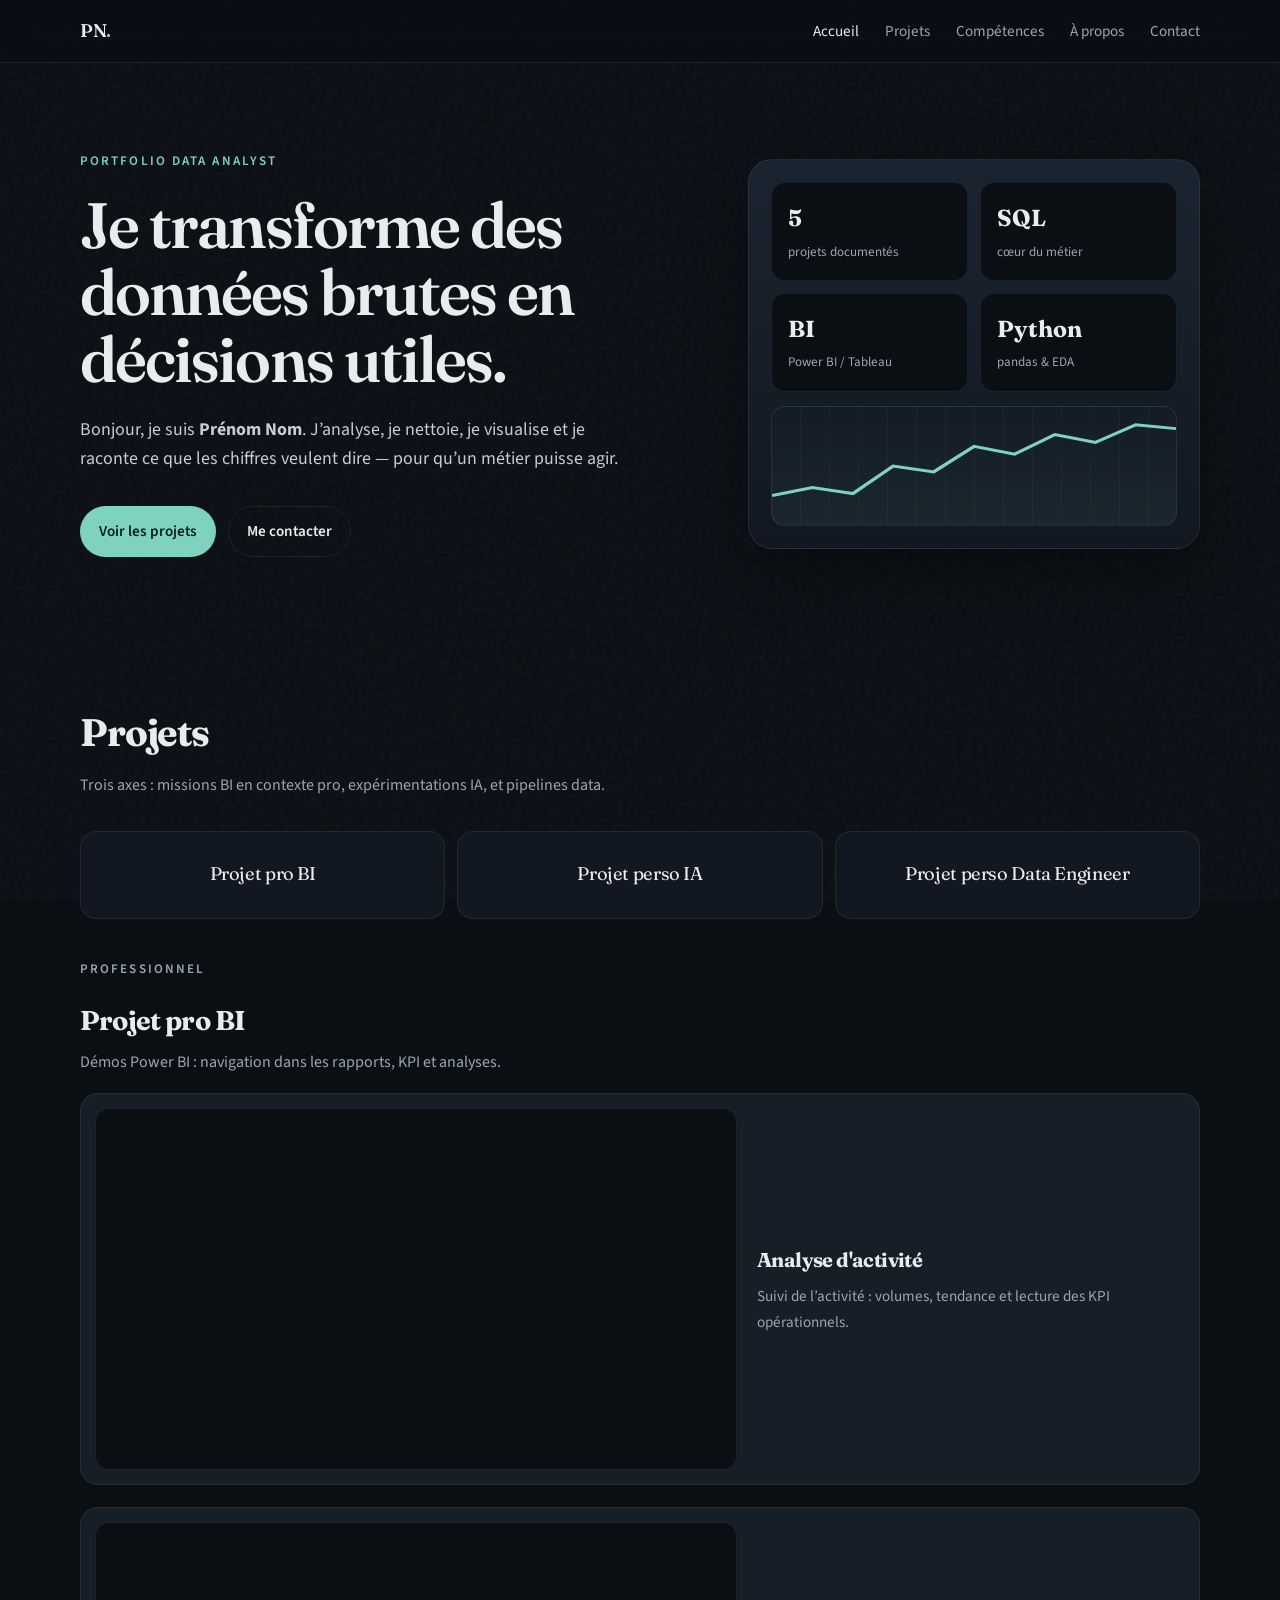
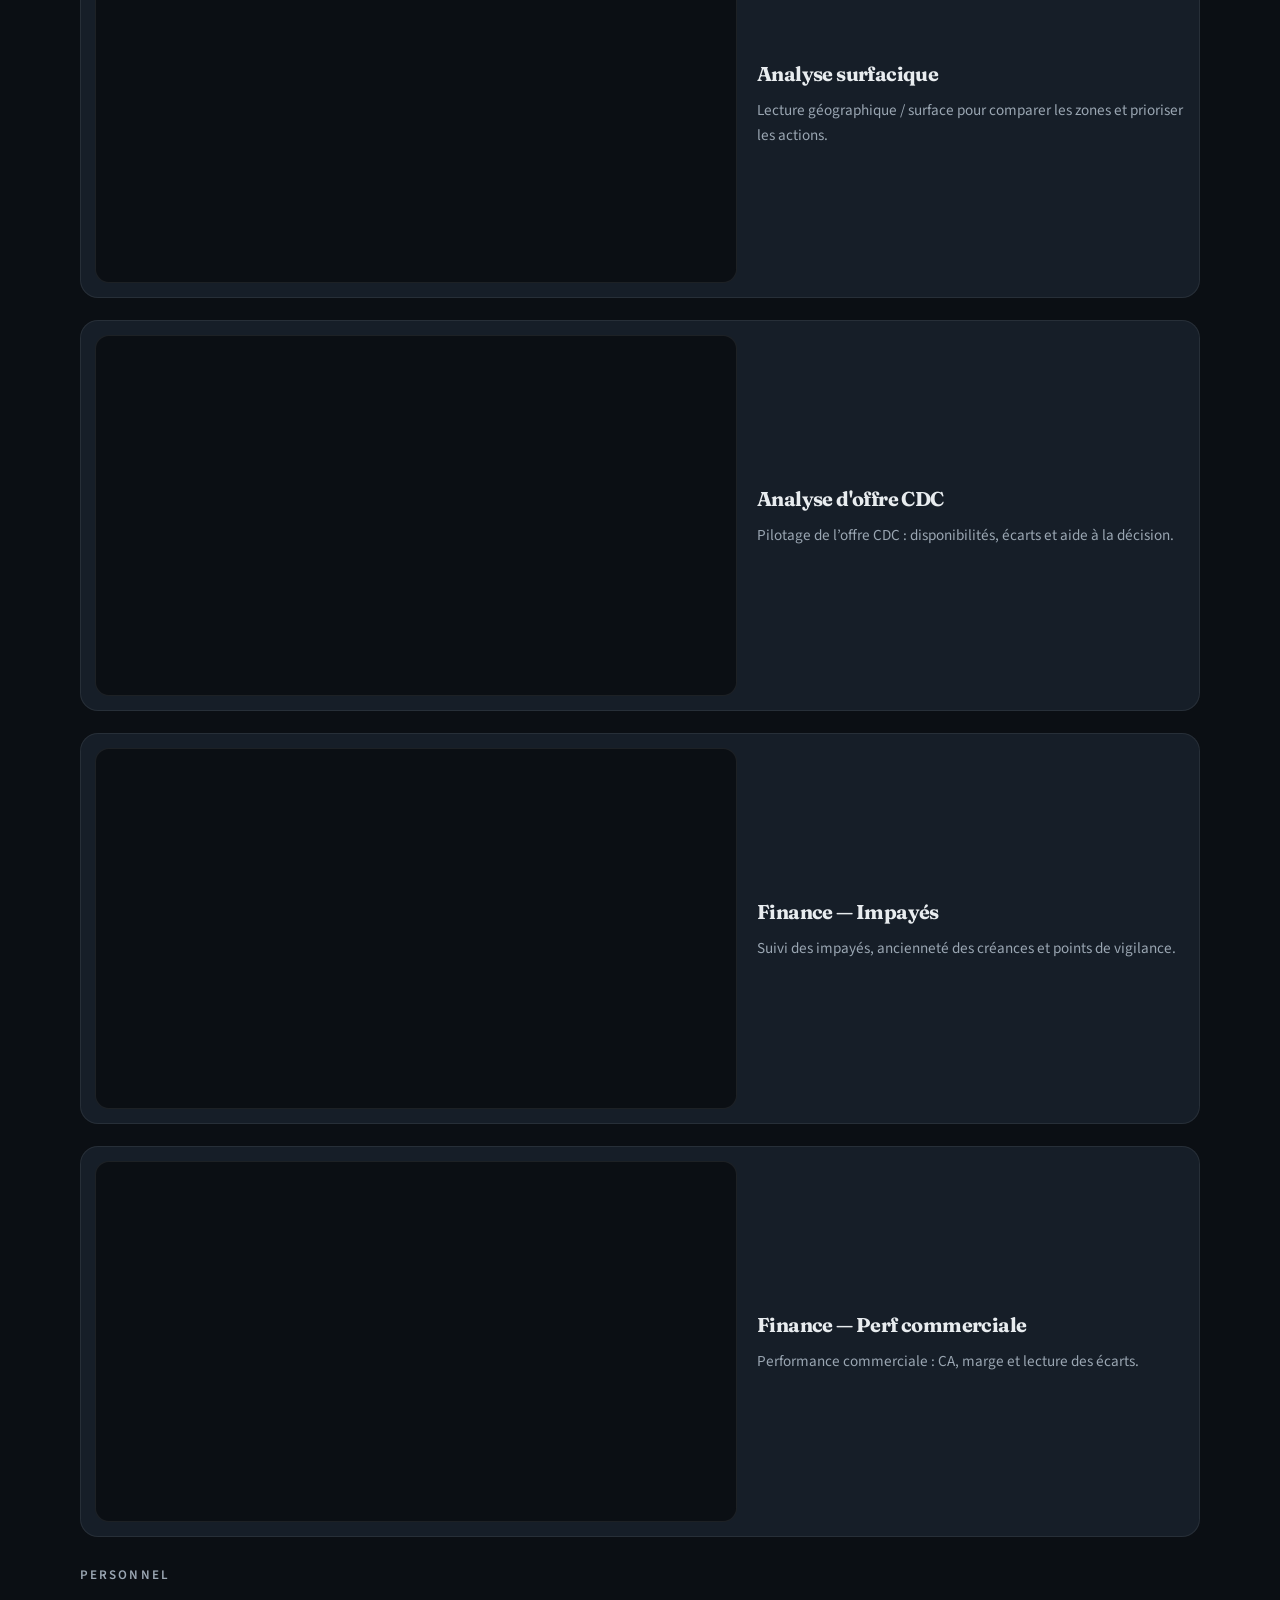
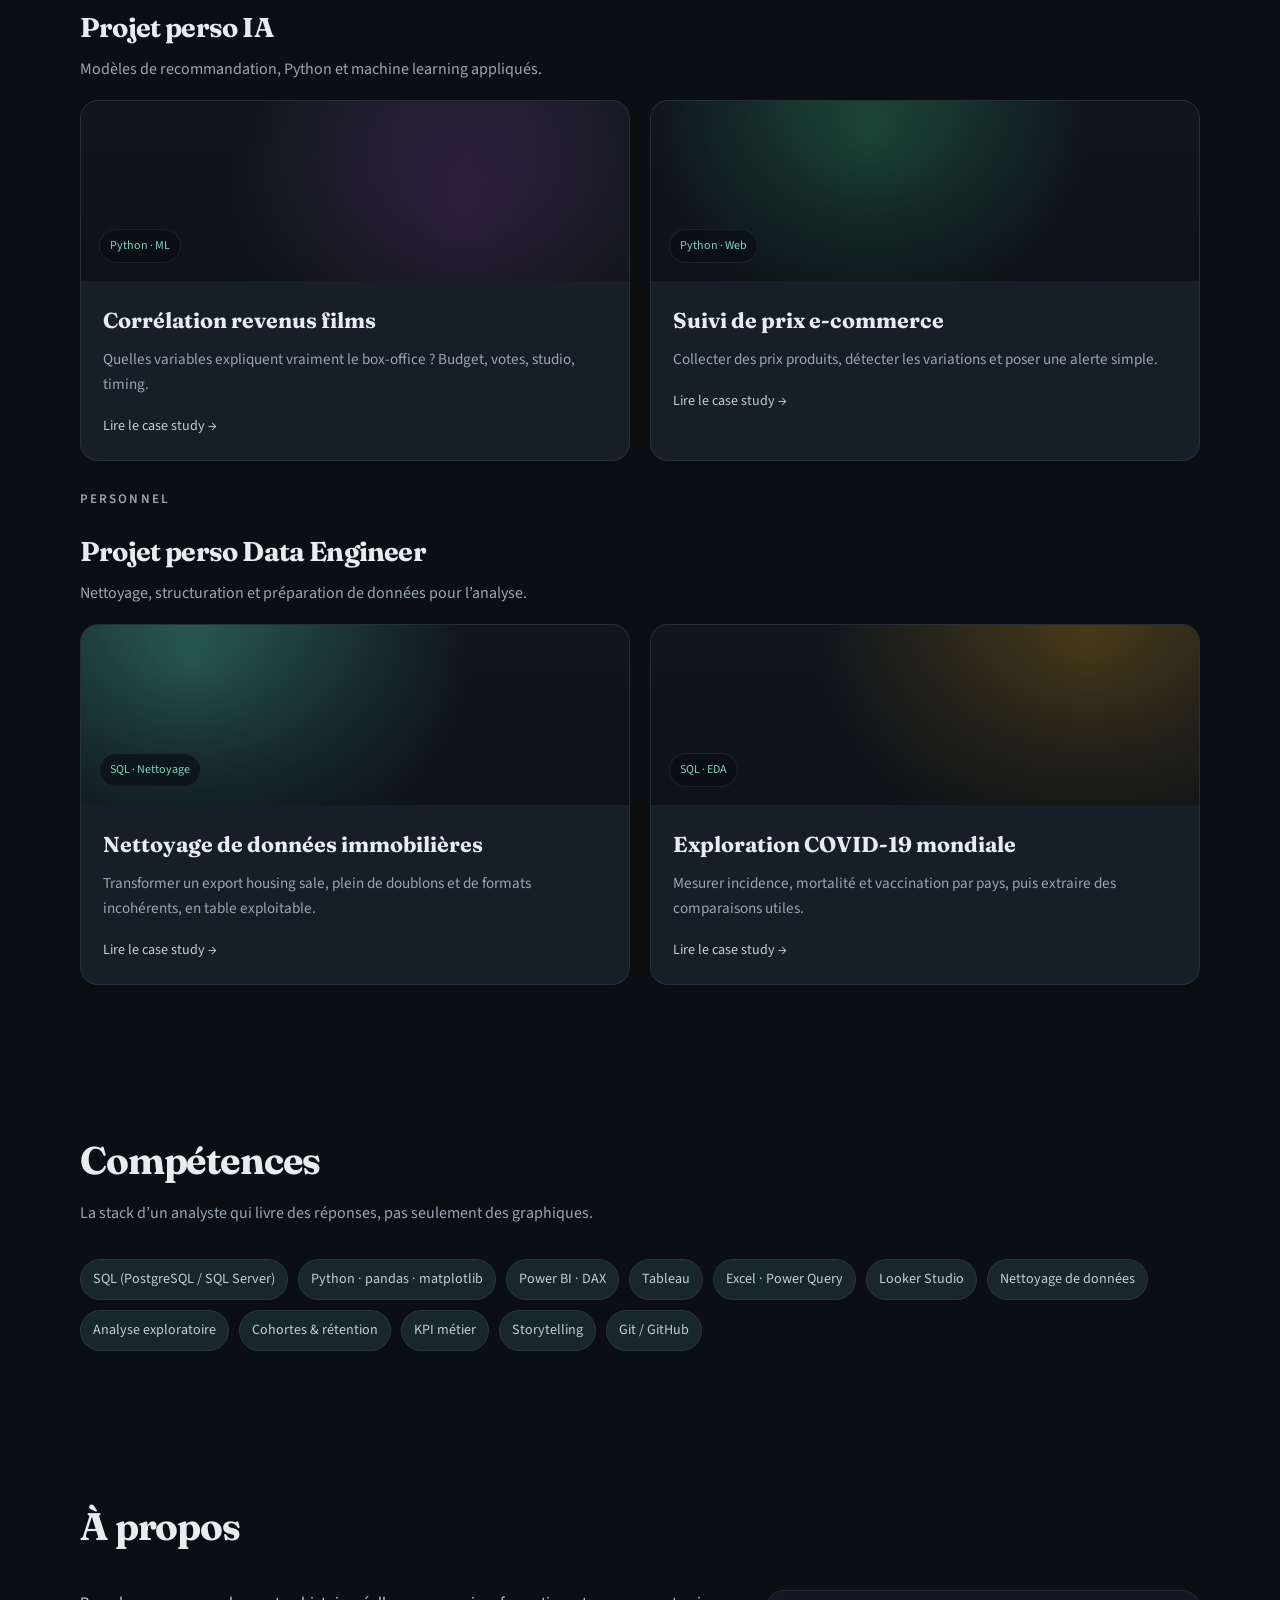
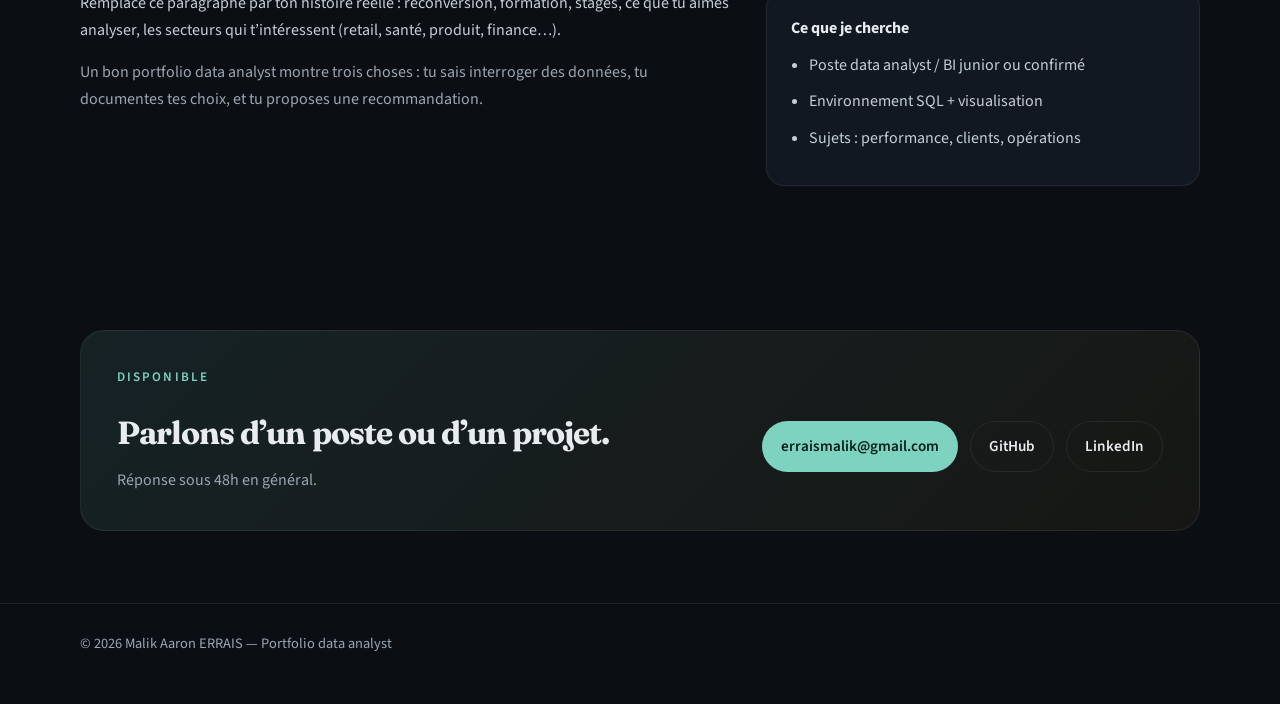
<file: index.html>
<!DOCTYPE html>
<html lang="fr">
<head>
  <meta charset="UTF-8" />
  <meta name="viewport" content="width=device-width, initial-scale=1.0" />
  <title>Prénom Nom — Data Analyst</title>
  <meta name="description" content="Portfolio de data analyst : SQL, Python, Power BI, storytelling et projets métier." />
  <link rel="preconnect" href="https://fonts.googleapis.com" />
  <link rel="preconnect" href="https://fonts.gstatic.com" crossorigin />
  <link href="https://fonts.googleapis.com/css2?family=Fraunces:opsz,wght@9..144,500;9..144,600&family=Source+Sans+3:wght@400;500;600;700&display=swap" rel="stylesheet" />
  <link rel="stylesheet" href="css/style.css" />
</head>
<body>
  <div class="noise"></div>
  <header class="nav">
    <div class="wrap nav-inner">
      <a class="logo" href="index.html">PN<span>.</span></a>
      <button class="menu-btn" type="button" aria-label="Menu">Menu</button>
      <nav class="nav-links">
        <a class="active" href="index.html">Accueil</a>
        <a href="#projets">Projets</a>
        <a href="#competences">Compétences</a>
        <a href="#apropos">À propos</a>
        <a href="#contact">Contact</a>
      </nav>
    </div>
  </header>
  <main>
    <section class="wrap hero">
      <div>
        <p class="kicker">Portfolio data analyst</p>
        <h1>Je transforme des données brutes en décisions utiles.</h1>
        <p class="lead">
          Bonjour, je suis <strong>Prénom Nom</strong>. J’analyse, je nettoie, je visualise
          et je raconte ce que les chiffres veulent dire — pour qu’un métier puisse agir.
        </p>
        <div class="hero-actions">
          <a class="btn btn-primary" href="#projets">Voir les projets</a>
          <a class="btn btn-ghost" href="mailto:prenom.nom@email.com">Me contacter</a>
        </div>
      </div>
      <aside class="hero-panel" aria-hidden="true">
        <div class="kpi-grid">
          <div class="kpi"><b>5</b><span>projets documentés</span></div>
          <div class="kpi"><b>SQL</b><span>cœur du métier</span></div>
          <div class="kpi"><b>BI</b><span>Power BI / Tableau</span></div>
          <div class="kpi"><b>Python</b><span>pandas & EDA</span></div>
        </div>
        <div class="chart-fake">
          <svg viewBox="0 0 300 120" preserveAspectRatio="none">
            <polyline fill="none" stroke="#7dd3c0" stroke-width="3"
              points="0,90 30,82 60,88 90,60 120,66 150,40 180,48 210,28 240,36 270,18 300,22" />
          </svg>
        </div>
      </aside>
    </section>
    <section class="wrap" id="projets">
      <div class="section-head">
        <h2>Projets</h2>
        <p>Trois axes : missions BI en contexte pro, expérimentations IA, et pipelines data.</p>
      </div>
      <div class="project-segments">
        <a class="seg-link" href="#pro-bi">Projet pro BI</a>
        <a class="seg-link" href="#perso-ia">Projet perso IA</a>
        <a class="seg-link" href="#perso-de">Projet perso Data Engineer</a>
      </div>
      <article class="segment" id="pro-bi">
        <div class="segment-head">
          <p class="kicker">Professionnel</p>
          <h3>Projet pro BI</h3>
          <p>Démos Power BI : navigation dans les rapports, KPI et analyses.</p>
        </div>
        <div class="video-grid">
          <article class="video-item">
            <div class="video-wrap">
              <iframe src="https://www.youtube.com/embed/X0mDCsJEVss" title="Power BI — Analyse d'activité" allow="accelerometer; autoplay; clipboard-write; encrypted-media; gyroscope; picture-in-picture" allowfullscreen></iframe>
            </div>
            <div class="video-text">
              <h3>Analyse d'activité</h3>
              <p>Suivi de l’activité : volumes, tendance et lecture des KPI opérationnels.</p>
            </div>
          </article>
          <article class="video-item">
            <div class="video-wrap">
              <iframe src="https://www.youtube.com/embed/sAt3PawliWY" title="Power BI — Analyse surfacique" allow="accelerometer; autoplay; clipboard-write; encrypted-media; gyroscope; picture-in-picture" allowfullscreen></iframe>
            </div>
            <div class="video-text">
              <h3>Analyse surfacique</h3>
              <p>Lecture géographique / surface pour comparer les zones et prioriser les actions.</p>
            </div>
          </article>
          <article class="video-item">
            <div class="video-wrap">
              <iframe src="https://www.youtube.com/embed/H2N2yNhhxN8" title="Power BI — Analyse d'offre CDC" allow="accelerometer; autoplay; clipboard-write; encrypted-media; gyroscope; picture-in-picture" allowfullscreen></iframe>
            </div>
            <div class="video-text">
              <h3>Analyse d'offre CDC</h3>
              <p>Pilotage de l’offre CDC : disponibilités, écarts et aide à la décision.</p>
            </div>
          </article>
          <article class="video-item">
            <div class="video-wrap">
              <iframe src="https://www.youtube.com/embed/uCq_igOgIPI" title="Power BI — Analyse Finance : Impayés" allow="accelerometer; autoplay; clipboard-write; encrypted-media; gyroscope; picture-in-picture" allowfullscreen></iframe>
            </div>
            <div class="video-text">
              <h3>Finance — Impayés</h3>
              <p>Suivi des impayés, ancienneté des créances et points de vigilance.</p>
            </div>
          </article>
          <article class="video-item">
            <div class="video-wrap">
              <iframe src="https://www.youtube.com/embed/sVvlyLY9fLE" title="Power BI — Analyse Finance : Perf commerciale" allow="accelerometer; autoplay; clipboard-write; encrypted-media; gyroscope; picture-in-picture" allowfullscreen></iframe>
            </div>
            <div class="video-text">
              <h3>Finance — Perf commerciale</h3>
              <p>Performance commerciale : CA, marge et lecture des écarts.</p>
            </div>
          </article>
        </div>
      </article>
      <article class="segment" id="perso-ia">
        <div class="segment-head">
          <p class="kicker">Personnel</p>
          <h3>Projet perso IA</h3>
          <p>Modèles de recommandation, Python et machine learning appliqués.</p>
        </div>
        <div class="grid-projects">
          <article class="card">
            <div class="card-visual v4"><span class="tag">Python · ML</span></div>
            <div class="card-body">
              <h3>Corrélation revenus films</h3>
              <p>Quelles variables expliquent vraiment le box-office ? Budget, votes, studio, timing.</p>
              <div class="card-meta">
                <a href="projects/films-python.html">Lire le case study →</a>
              </div>
            </div>
          </article>
          <article class="card">
            <div class="card-visual v5"><span class="tag">Python · Web</span></div>
            <div class="card-body">
              <h3>Suivi de prix e-commerce</h3>
              <p>Collecter des prix produits, détecter les variations et poser une alerte simple.</p>
              <div class="card-meta">
                <a href="projects/prix-python.html">Lire le case study →</a>
              </div>
            </div>
          </article>
        </div>
      </article>
      <article class="segment" id="perso-de">
        <div class="segment-head">
          <p class="kicker">Personnel</p>
          <h3>Projet perso Data Engineer</h3>
          <p>Nettoyage, structuration et préparation de données pour l’analyse.</p>
        </div>
        <div class="grid-projects">
          <article class="card">
            <div class="card-visual v1"><span class="tag">SQL · Nettoyage</span></div>
            <div class="card-body">
              <h3>Nettoyage de données immobilières</h3>
              <p>Transformer un export housing sale, plein de doublons et de formats incohérents, en table exploitable.</p>
              <div class="card-meta">
                <a href="projects/immobilier-sql.html">Lire le case study →</a>
              </div>
            </div>
          </article>
          <article class="card">
            <div class="card-visual v2"><span class="tag">SQL · EDA</span></div>
            <div class="card-body">
              <h3>Exploration COVID-19 mondiale</h3>
              <p>Mesurer incidence, mortalité et vaccination par pays, puis extraire des comparaisons utiles.</p>
              <div class="card-meta">
                <a href="projects/covid-sql.html">Lire le case study →</a>
              </div>
            </div>
          </article>
        </div>
      </article>
    </section>
    <section class="wrap" id="competences">
      <div class="section-head">
        <h2>Compétences</h2>
        <p>La stack d’un analyste qui livre des réponses, pas seulement des graphiques.</p>
      </div>
      <div class="skills">
        <span class="chip">SQL (PostgreSQL / SQL Server)</span>
        <span class="chip">Python · pandas · matplotlib</span>
        <span class="chip">Power BI · DAX</span>
        <span class="chip">Tableau</span>
        <span class="chip">Excel · Power Query</span>
        <span class="chip">Looker Studio</span>
        <span class="chip">Nettoyage de données</span>
        <span class="chip">Analyse exploratoire</span>
        <span class="chip">Cohortes & rétention</span>
        <span class="chip">KPI métier</span>
        <span class="chip">Storytelling</span>
        <span class="chip">Git / GitHub</span>
      </div>
    </section>
    <section class="wrap" id="apropos">
      <div class="section-head">
        <h2>À propos</h2>
      </div>
      <div class="about-grid">
        <div>
          <p style="color:var(--soft); margin-bottom:16px;">
            Remplace ce paragraphe par ton histoire réelle : reconversion, formation,
            stages, ce que tu aimes analyser, les secteurs qui t’intéressent
            (retail, santé, produit, finance…).
          </p>
          <p style="color:var(--muted);">
            Un bon portfolio data analyst montre trois choses : tu sais interroger
            des données, tu documentes tes choix, et tu proposes une recommandation.
          </p>
        </div>
        <div class="about-box">
          <strong>Ce que je cherche</strong>
          <ul>
            <li>Poste data analyst / BI junior ou confirmé</li>
            <li>Environnement SQL + visualisation</li>
            <li>Sujets : performance, clients, opérations</li>
          </ul>
        </div>
      </div>
    </section>
    <section class="wrap" id="contact">
      <div class="contact-box">
        <div>
          <p class="kicker">Disponible</p>
          <h2 style="font-family:var(--display); font-size:2rem; letter-spacing:-.03em;">Parlons d’un poste ou d’un projet.</h2>
          <p style="color:var(--muted); margin-top:8px;">Réponse sous 48h en général.</p>
        </div>
        <div class="hero-actions">
          <a class="btn btn-primary" href="mailto:prenom.nom@email.com">erraismalik@gmail.com</a>
          <a class="btn btn-ghost" href="https://github.com/AmadeusGithub" target="_blank" rel="noreferrer">GitHub</a>
          <a class="btn btn-ghost" href="https://www.linkedin.com/in/malik-aaron-errais-a15a07302" target="_blank" rel="noreferrer">LinkedIn</a>
        </div>
      </div>
    </section>
  </main>
  <footer>
    <div class="wrap">© <span data-year></span> Malik Aaron ERRAIS — Portfolio data analyst</div>
  </footer>
  <script src="js/main.js"></script>
</body>
</html>
</file>
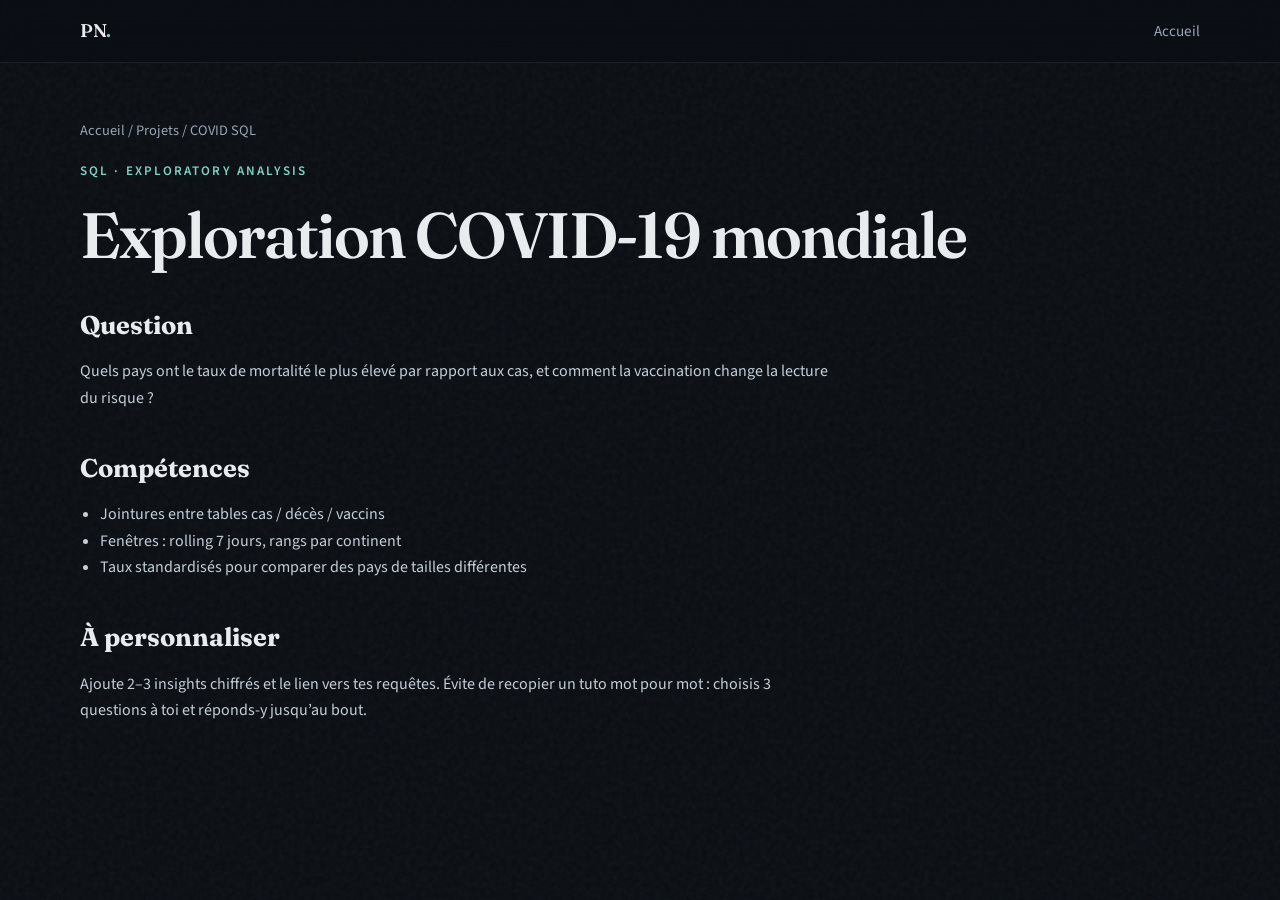
<file: projects/covid-sql.html>
<!DOCTYPE html>
<html lang="fr">
<head>
  <meta charset="UTF-8" />
  <meta name="viewport" content="width=device-width, initial-scale=1.0" />
  <title>Exploration COVID SQL — Portfolio</title>
  <link rel="preconnect" href="https://fonts.googleapis.com" />
  <link rel="preconnect" href="https://fonts.gstatic.com" crossorigin />
  <link href="https://fonts.googleapis.com/css2?family=Fraunces:opsz,wght@9..144,600&family=Source+Sans+3:wght@400;600&display=swap" rel="stylesheet" />
  <link rel="stylesheet" href="../css/style.css" />
</head>
<body>
  <div class="noise"></div>
  <header class="nav">
    <div class="wrap nav-inner">
      <a class="logo" href="../index.html">PN<span>.</span></a>
      <nav class="nav-links"><a href="../index.html">Accueil</a></nav>
    </div>
  </header>
  <main class="wrap project-hero">
    <p class="crumbs"><a href="../index.html">Accueil</a> / Projets / COVID SQL</p>
    <p class="kicker">SQL · Exploratory analysis</p>
    <h1>Exploration COVID-19 mondiale</h1>
    <article class="prose">
      <h2>Question</h2>
      <p>Quels pays ont le taux de mortalité le plus élevé par rapport aux cas, et comment la vaccination change la lecture du risque ?</p>
      <h2>Compétences</h2>
      <ul>
        <li>Jointures entre tables cas / décès / vaccins</li>
        <li>Fenêtres : rolling 7 jours, rangs par continent</li>
        <li>Taux standardisés pour comparer des pays de tailles différentes</li>
      </ul>
      <h2>À personnaliser</h2>
      <p>Ajoute 2–3 insights chiffrés et le lien vers tes requêtes. Évite de recopier un tuto mot pour mot : choisis 3 questions à toi et réponds-y jusqu’au bout.</p>
    </article>
  </main>
</body>
</html>
</file>
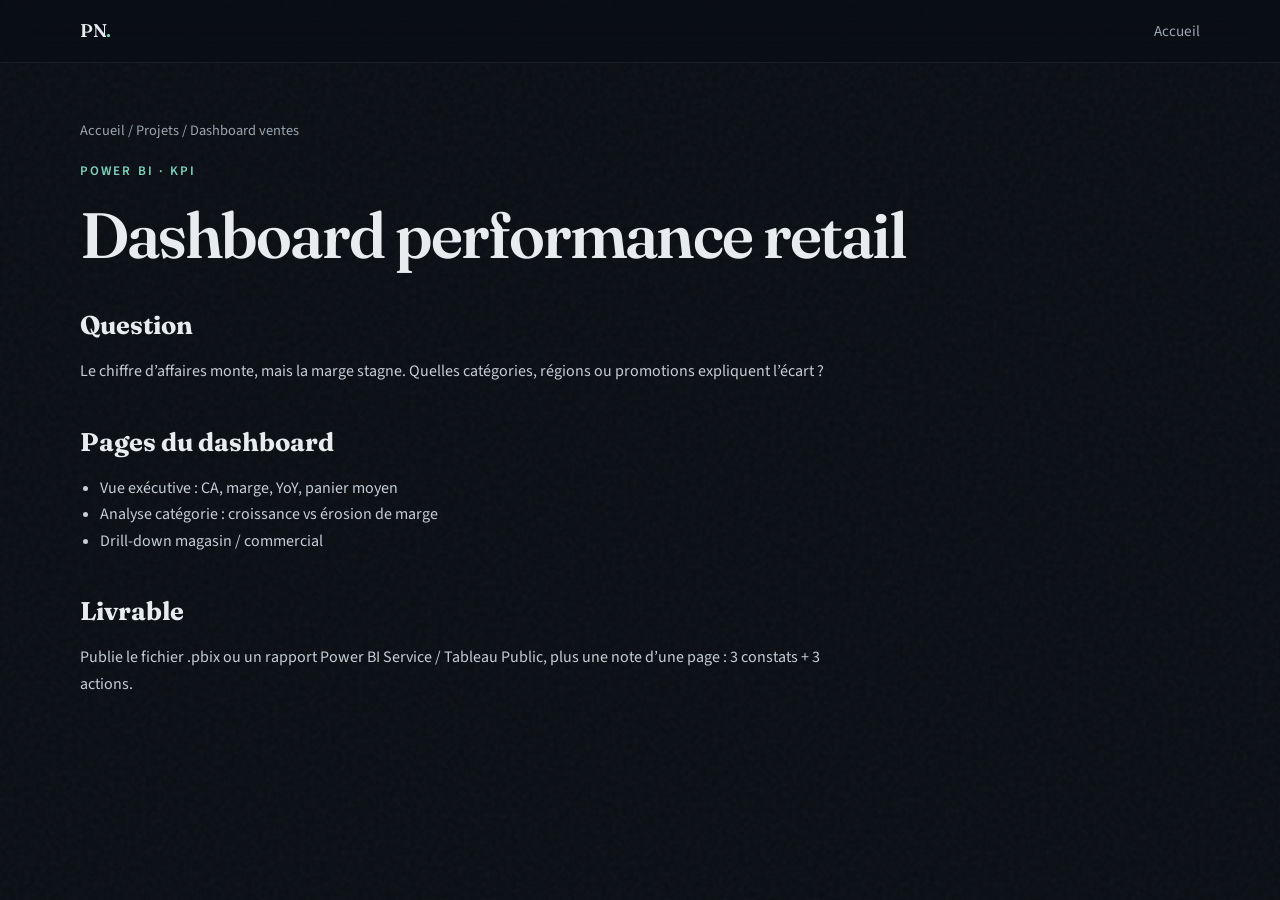
<file: projects/dashboard-ventes.html>
<!DOCTYPE html>
<html lang="fr">
<head>
  <meta charset="UTF-8" />
  <meta name="viewport" content="width=device-width, initial-scale=1.0" />
  <title>Dashboard ventes — Portfolio</title>
  <link rel="preconnect" href="https://fonts.googleapis.com" />
  <link rel="preconnect" href="https://fonts.gstatic.com" crossorigin />
  <link href="https://fonts.googleapis.com/css2?family=Fraunces:opsz,wght@9..144,600&family=Source+Sans+3:wght@400;600&display=swap" rel="stylesheet" />
  <link rel="stylesheet" href="../css/style.css" />
</head>
<body>
  <div class="noise"></div>
  <header class="nav">
    <div class="wrap nav-inner">
      <a class="logo" href="../index.html">PN<span>.</span></a>
      <nav class="nav-links"><a href="../index.html">Accueil</a></nav>
    </div>
  </header>
  <main class="wrap project-hero">
    <p class="crumbs"><a href="../index.html">Accueil</a> / Projets / Dashboard ventes</p>
    <p class="kicker">Power BI · KPI</p>
    <h1>Dashboard performance retail</h1>
    <article class="prose">
      <h2>Question</h2>
      <p>Le chiffre d’affaires monte, mais la marge stagne. Quelles catégories, régions ou promotions expliquent l’écart ?</p>
      <h2>Pages du dashboard</h2>
      <ul>
        <li>Vue exécutive : CA, marge, YoY, panier moyen</li>
        <li>Analyse catégorie : croissance vs érosion de marge</li>
        <li>Drill-down magasin / commercial</li>
      </ul>
      <h2>Livrable</h2>
      <p>Publie le fichier .pbix ou un rapport Power BI Service / Tableau Public, plus une note d’une page : 3 constats + 3 actions.</p>
    </article>
  </main>
</body>
</html>
</file>
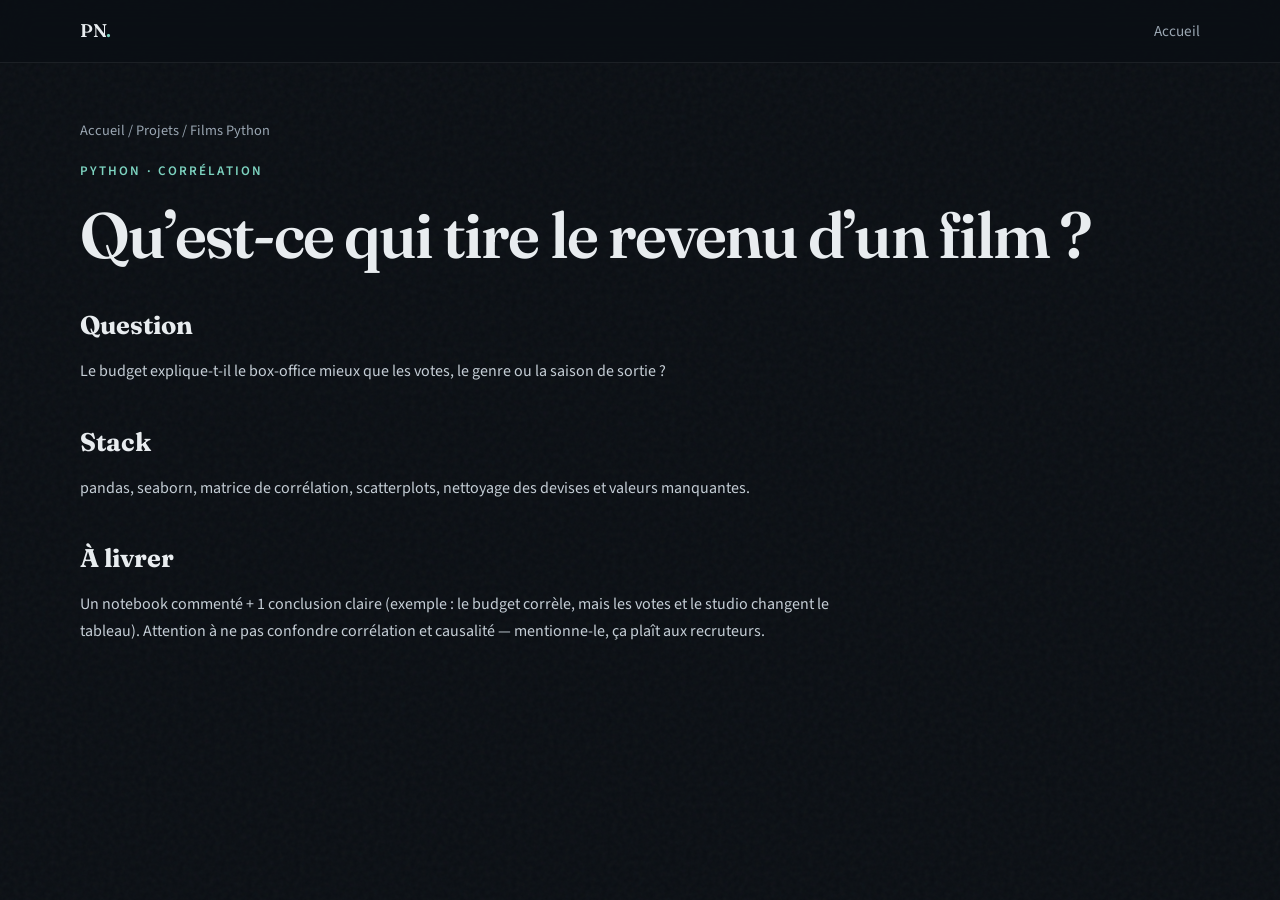
<file: projects/films-python.html>
<!DOCTYPE html>
<html lang="fr">
<head>
  <meta charset="UTF-8" />
  <meta name="viewport" content="width=device-width, initial-scale=1.0" />
  <title>Corrélation films Python — Portfolio</title>
  <link rel="preconnect" href="https://fonts.googleapis.com" />
  <link rel="preconnect" href="https://fonts.gstatic.com" crossorigin />
  <link href="https://fonts.googleapis.com/css2?family=Fraunces:opsz,wght@9..144,600&family=Source+Sans+3:wght@400;600&display=swap" rel="stylesheet" />
  <link rel="stylesheet" href="../css/style.css" />
</head>
<body>
  <div class="noise"></div>
  <header class="nav">
    <div class="wrap nav-inner">
      <a class="logo" href="../index.html">PN<span>.</span></a>
      <nav class="nav-links"><a href="../index.html">Accueil</a></nav>
    </div>
  </header>
  <main class="wrap project-hero">
    <p class="crumbs"><a href="../index.html">Accueil</a> / Projets / Films Python</p>
    <p class="kicker">Python · Corrélation</p>
    <h1>Qu’est-ce qui tire le revenu d’un film ?</h1>
    <article class="prose">
      <h2>Question</h2>
      <p>Le budget explique-t-il le box-office mieux que les votes, le genre ou la saison de sortie ?</p>
      <h2>Stack</h2>
      <p>pandas, seaborn, matrice de corrélation, scatterplots, nettoyage des devises et valeurs manquantes.</p>
      <h2>À livrer</h2>
      <p>Un notebook commenté + 1 conclusion claire (exemple : le budget corrèle, mais les votes et le studio changent le tableau). Attention à ne pas confondre corrélation et causalité — mentionne-le, ça plaît aux recruteurs.</p>
    </article>
  </main>
</body>
</html>
</file>
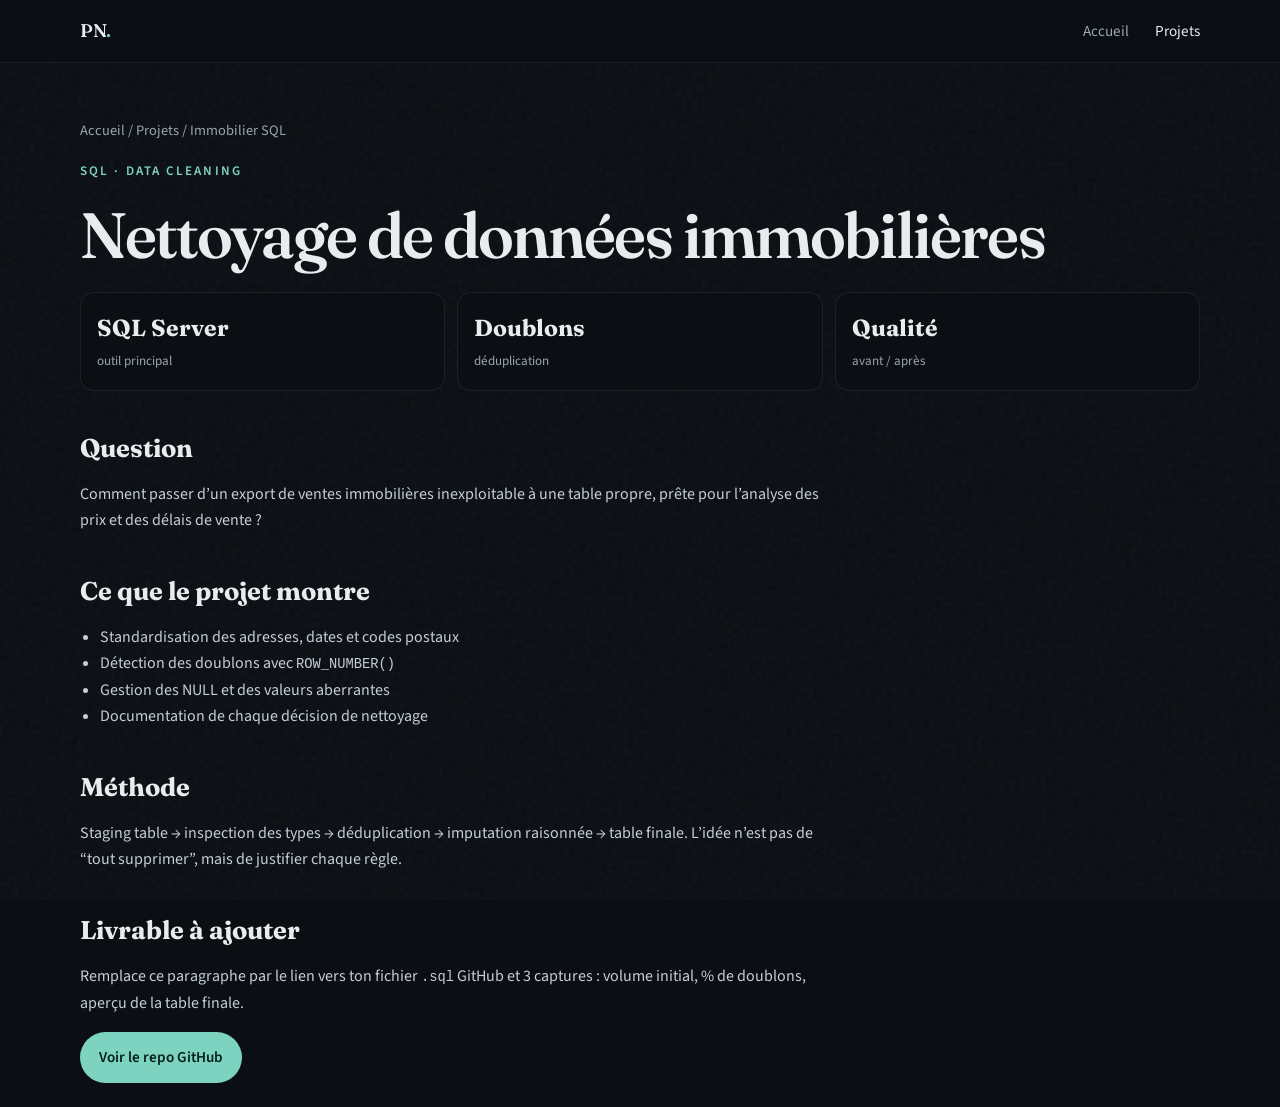
<file: projects/immobilier-sql.html>
<!DOCTYPE html>
<html lang="fr">
<head>
  <meta charset="UTF-8" />
  <meta name="viewport" content="width=device-width, initial-scale=1.0" />
  <title>Nettoyage immobilier SQL — Portfolio</title>
  <link rel="preconnect" href="https://fonts.googleapis.com" />
  <link rel="preconnect" href="https://fonts.gstatic.com" crossorigin />
  <link href="https://fonts.googleapis.com/css2?family=Fraunces:opsz,wght@9..144,600&family=Source+Sans+3:wght@400;600&display=swap" rel="stylesheet" />
  <link rel="stylesheet" href="../css/style.css" />
</head>
<body>
  <div class="noise"></div>
  <header class="nav">
    <div class="wrap nav-inner">
      <a class="logo" href="../index.html">PN<span>.</span></a>
      <nav class="nav-links">
        <a href="../index.html">Accueil</a>
        <a class="active" href="../index.html#projets">Projets</a>
      </nav>
    </div>
  </header>
  <main class="wrap project-hero">
    <p class="crumbs"><a href="../index.html">Accueil</a> / Projets / Immobilier SQL</p>
    <p class="kicker">SQL · Data cleaning</p>
    <h1>Nettoyage de données immobilières</h1>
    <div class="stat-row">
      <div class="kpi"><b>SQL Server</b><span>outil principal</span></div>
      <div class="kpi"><b>Doublons</b><span>déduplication</span></div>
      <div class="kpi"><b>Qualité</b><span>avant / après</span></div>
    </div>
    <article class="prose">
      <h2>Question</h2>
      <p>Comment passer d’un export de ventes immobilières inexploitable à une table propre, prête pour l’analyse des prix et des délais de vente ?</p>
      <h2>Ce que le projet montre</h2>
      <ul>
        <li>Standardisation des adresses, dates et codes postaux</li>
        <li>Détection des doublons avec <span class="mono">ROW_NUMBER()</span></li>
        <li>Gestion des NULL et des valeurs aberrantes</li>
        <li>Documentation de chaque décision de nettoyage</li>
      </ul>
      <h2>Méthode</h2>
      <p>Staging table → inspection des types → déduplication → imputation raisonnée → table finale. L’idée n’est pas de “tout supprimer”, mais de justifier chaque règle.</p>
      <h2>Livrable à ajouter</h2>
      <p>Remplace ce paragraphe par le lien vers ton fichier <span class="mono">.sql</span> GitHub et 3 captures : volume initial, % de doublons, aperçu de la table finale.</p>
      <p><a class="btn btn-primary" href="https://github.com/TON-USERNAME" style="margin-top:16px;">Voir le repo GitHub</a></p>
    </article>
  </main>
  <script src="../js/main.js"></script>
</body>
</html>
</file>
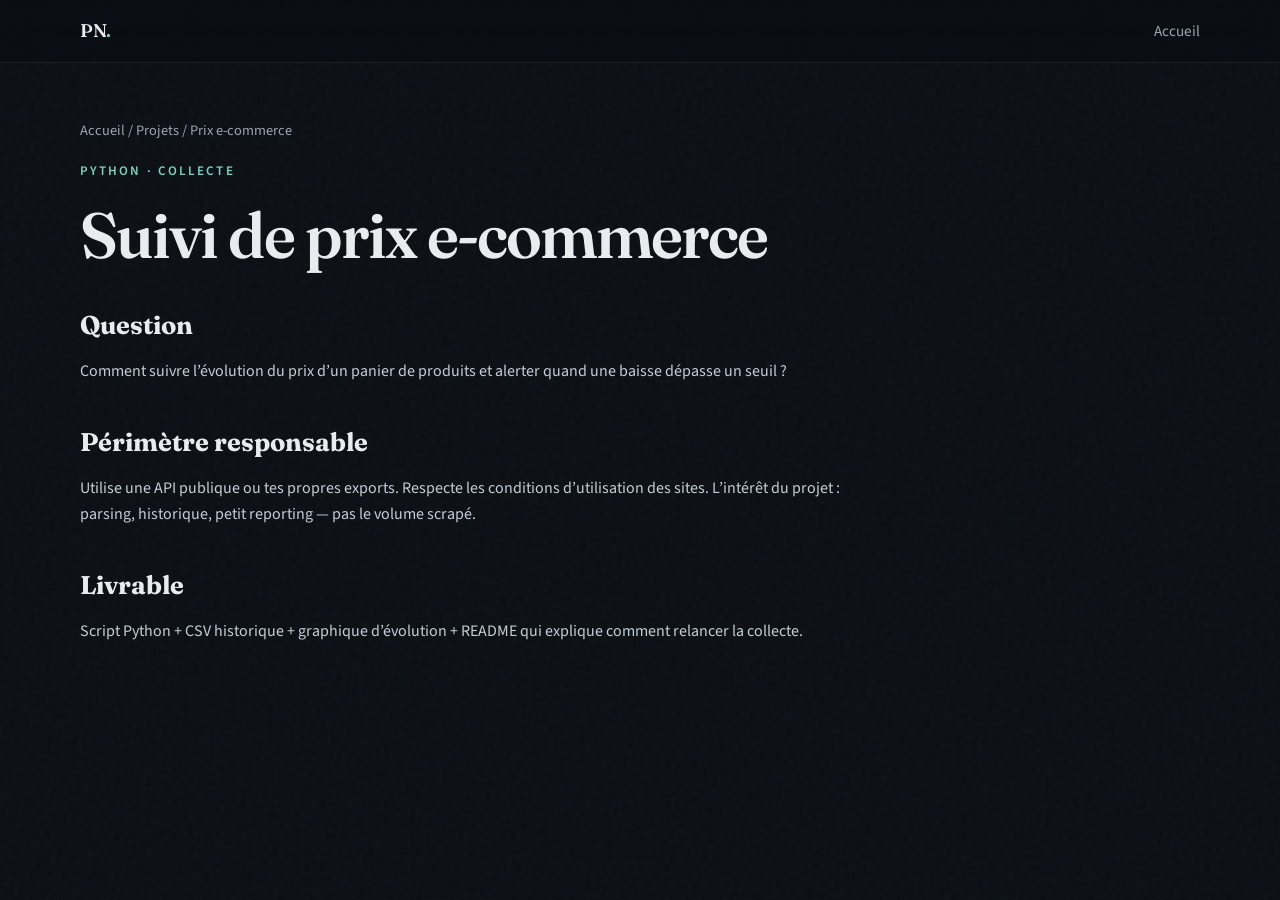
<file: projects/prix-python.html>
<!DOCTYPE html>
<html lang="fr">
<head>
  <meta charset="UTF-8" />
  <meta name="viewport" content="width=device-width, initial-scale=1.0" />
  <title>Suivi de prix Python — Portfolio</title>
  <link rel="preconnect" href="https://fonts.googleapis.com" />
  <link rel="preconnect" href="https://fonts.gstatic.com" crossorigin />
  <link href="https://fonts.googleapis.com/css2?family=Fraunces:opsz,wght@9..144,600&family=Source+Sans+3:wght@400;600&display=swap" rel="stylesheet" />
  <link rel="stylesheet" href="../css/style.css" />
</head>
<body>
  <div class="noise"></div>
  <header class="nav">
    <div class="wrap nav-inner">
      <a class="logo" href="../index.html">PN<span>.</span></a>
      <nav class="nav-links"><a href="../index.html">Accueil</a></nav>
    </div>
  </header>
  <main class="wrap project-hero">
    <p class="crumbs"><a href="../index.html">Accueil</a> / Projets / Prix e-commerce</p>
    <p class="kicker">Python · Collecte</p>
    <h1>Suivi de prix e-commerce</h1>
    <article class="prose">
      <h2>Question</h2>
      <p>Comment suivre l’évolution du prix d’un panier de produits et alerter quand une baisse dépasse un seuil ?</p>
      <h2>Périmètre responsable</h2>
      <p>Utilise une API publique ou tes propres exports. Respecte les conditions d’utilisation des sites. L’intérêt du projet : parsing, historique, petit reporting — pas le volume scrapé.</p>
      <h2>Livrable</h2>
      <p>Script Python + CSV historique + graphique d’évolution + README qui explique comment relancer la collecte.</p>
    </article>
  </main>
</body>
</html>
</file>
<file: css/style.css>
:root {
  --bg: #0b0f14;
  --bg-elev: #121821;
  --bg-card: #161e28;
  --line: rgba(232, 236, 241, 0.08);
  --text: #e8ecef;
  --muted: #9aa6b2;
  --soft: #c5ced6;
  --accent: #7dd3c0;
  --accent-2: #f0b429;
  --accent-dim: rgba(125, 211, 192, 0.12);
  --shadow: 0 24px 60px rgba(0, 0, 0, 0.35);
  --radius: 18px;
  --max: 1120px;
  --sans: "Source Sans 3", "Segoe UI", system-ui, sans-serif;
  --display: "Fraunces", Georgia, serif;
}
* { box-sizing: border-box; margin: 0; padding: 0; }
html { scroll-behavior: smooth; }
body {
  font-family: var(--sans);
  background: var(--bg);
  color: var(--text);
  line-height: 1.65;
  min-height: 100vh;
}
img { max-width: 100%; display: block; }
a { color: inherit; text-decoration: none; }
button, .btn { font-family: inherit; }
.noise {
  pointer-events: none;
  position: fixed;
  inset: 0;
  z-index: 0;
  opacity: 0.04;
  background-image: url("data:image/svg+xml,%3Csvg viewBox='0 0 200 200' xmlns='http://www.w3.org/2000/svg'%3E%3Cfilter id='n'%3E%3CfeTurbulence type='fractalNoise' baseFrequency='.85' numOctaves='4' stitchTiles='stitch'/%3E%3C/filter%3E%3Crect width='100%25' height='100%25' filter='url(%23n)'/%3E%3C/svg%3E");
}
.wrap { width: min(var(--max), calc(100% - 40px)); margin: 0 auto; position: relative; z-index: 1; }
/* NAV */
.nav {
  position: sticky;
  top: 0;
  z-index: 20;
  backdrop-filter: blur(16px);
  background: rgba(11, 15, 20, 0.72);
  border-bottom: 1px solid var(--line);
}
.nav-inner {
  display: flex;
  align-items: center;
  justify-content: space-between;
  padding: 16px 0;
}
.logo {
  font-family: var(--display);
  font-weight: 600;
  letter-spacing: -0.02em;
  font-size: 1.15rem;
}
.logo span { color: var(--accent); }
.nav-links { display: flex; gap: 26px; align-items: center; }
.nav-links a { color: var(--muted); font-size: 0.95rem; }
.nav-links a:hover, .nav-links a.active { color: var(--text); }
.menu-btn {
  display: none;
  background: none;
  border: 1px solid var(--line);
  color: var(--text);
  padding: 8px 12px;
  border-radius: 10px;
}
/* HERO */
.hero {
  padding: 88px 0 72px;
  display: grid;
  grid-template-columns: 1.15fr 0.85fr;
  gap: 56px;
  align-items: center;
}
.kicker {
  color: var(--accent);
  font-size: 0.82rem;
  letter-spacing: 0.16em;
  text-transform: uppercase;
  font-weight: 600;
  margin-bottom: 18px;
}
h1 {
  font-family: var(--display);
  font-size: clamp(2.4rem, 5vw, 4.4rem);
  line-height: 1.05;
  letter-spacing: -0.03em;
  font-weight: 600;
}
.hero p.lead {
  margin-top: 22px;
  color: var(--soft);
  font-size: 1.12rem;
  max-width: 540px;
}
.hero-actions { display: flex; gap: 12px; margin-top: 32px; flex-wrap: wrap; }
.btn {
  display: inline-flex;
  align-items: center;
  gap: 8px;
  padding: 12px 18px;
  border-radius: 999px;
  border: 1px solid transparent;
  font-weight: 600;
  font-size: 0.95rem;
  cursor: pointer;
}
.btn-primary { background: var(--accent); color: #06201a; }
.btn-ghost { border-color: var(--line); color: var(--text); background: transparent; }
.btn:hover { transform: translateY(-1px); }
.hero-panel {
  background: linear-gradient(180deg, #1a2430 0%, #121821 100%);
  border: 1px solid var(--line);
  border-radius: 24px;
  padding: 22px;
  box-shadow: var(--shadow);
}
.kpi-grid { display: grid; grid-template-columns: 1fr 1fr; gap: 12px; }
.kpi {
  background: var(--bg);
  border: 1px solid var(--line);
  border-radius: 14px;
  padding: 16px;
}
.kpi b { display: block; font-family: var(--display); font-size: 1.45rem; }
.kpi span { color: var(--muted); font-size: 0.82rem; }
.chart-fake {
  margin-top: 14px;
  height: 120px;
  border-radius: 14px;
  background:
    linear-gradient(180deg, transparent 0%, rgba(125,211,192,0.08) 100%),
    repeating-linear-gradient(90deg, transparent 0 28px, rgba(255,255,255,0.03) 28px 29px);
  position: relative;
  overflow: hidden;
  border: 1px solid var(--line);
}
.chart-fake svg { width: 100%; height: 100%; }
/* SECTIONS */
section { padding: 72px 0; position: relative; z-index: 1; }
.section-head { margin-bottom: 32px; }
.section-head h2 {
  font-family: var(--display);
  font-size: clamp(1.8rem, 3vw, 2.6rem);
  letter-spacing: -0.03em;
}
.section-head p { color: var(--muted); margin-top: 8px; max-width: 620px; }
.skills {
  display: flex;
  flex-wrap: wrap;
  gap: 10px;
}
.chip {
  border: 1px solid var(--line);
  background: var(--accent-dim);
  color: var(--soft);
  padding: 8px 12px;
  border-radius: 999px;
  font-size: 0.88rem;
}
.grid-projects {
  display: grid;
  grid-template-columns: repeat(2, 1fr);
  gap: 20px;
}
.card {
  background: var(--bg-card);
  border: 1px solid var(--line);
  border-radius: var(--radius);
  overflow: hidden;
  transition: transform .2s ease, border-color .2s ease;
}
.card:hover { transform: translateY(-4px); border-color: rgba(125,211,192,.35); }
.card-visual {
  height: 180px;
  display: grid;
  place-items: end start;
  padding: 18px;
  position: relative;
}
.card-visual::after {
  content: "";
  position: absolute;
  inset: 0;
  background: linear-gradient(180deg, transparent, rgba(11,15,20,.55));
}
.tag {
  position: relative;
  z-index: 1;
  background: rgba(11,15,20,.7);
  border: 1px solid var(--line);
  padding: 6px 10px;
  border-radius: 999px;
  font-size: 0.75rem;
  color: var(--accent);
}
.card-body { padding: 22px; }
.card-body h3 {
  font-family: var(--display);
  font-size: 1.35rem;
  margin-bottom: 8px;
}
.card-body p { color: var(--muted); font-size: 0.95rem; }
.card-meta { display: flex; gap: 16px; margin-top: 18px; color: var(--soft); font-size: 0.88rem; }
.v1 { background: radial-gradient(circle at 20% 20%, #2a5d54, #10161c 60%); }
.v2 { background: radial-gradient(circle at 80% 10%, #4a3b1a, #10161c 58%); }
.v3 { background: radial-gradient(circle at 10% 80%, #2a3f63, #10161c 60%); }
.v4 { background: radial-gradient(circle at 70% 70%, #3d2a4e, #10161c 60%); }
.v5 { background: radial-gradient(circle at 40% 20%, #1d4a3a, #10161c 60%); }
.about-grid {
  display: grid;
  grid-template-columns: 1.2fr .8fr;
  gap: 36px;
}
.about-box {
  background: var(--bg-elev);
  border: 1px solid var(--line);
  border-radius: var(--radius);
  padding: 24px;
}
.about-box li { margin: 10px 0 10px 18px; color: var(--soft); }
.contact-box {
  background: linear-gradient(135deg, rgba(125,211,192,.1), rgba(240,180,41,.05));
  border: 1px solid var(--line);
  border-radius: 24px;
  padding: 36px;
  display: flex;
  justify-content: space-between;
  gap: 20px;
  align-items: center;
}
footer {
  border-top: 1px solid var(--line);
  padding: 28px 0 48px;
  color: var(--muted);
  font-size: 0.9rem;
}
/* PROJECT PAGE */
.project-hero { padding: 56px 0 24px; }
.crumbs { color: var(--muted); font-size: 0.9rem; margin-bottom: 18px; }
.crumbs a:hover { color: var(--accent); }
.prose { max-width: 760px; }
.prose h2 { font-family: var(--display); margin: 36px 0 12px; font-size: 1.6rem; }
.prose p, .prose li { color: var(--soft); }
.prose ul { padding-left: 20px; margin: 10px 0 18px; }
.stat-row { display: grid; grid-template-columns: repeat(3, 1fr); gap: 12px; margin: 24px 0; }
code, .mono { font-family: ui-monospace, SFMono-Regular, Menlo, monospace; font-size: 0.86rem; }
/* SEGMENTS PROJETS */
.project-segments {
  display: grid;
  grid-template-columns: repeat(3, 1fr);
  gap: 12px;
  margin-bottom: 40px;
}
.seg-link {
  display: flex;
  align-items: center;
  justify-content: center;
  text-align: center;
  min-height: 88px;
  padding: 16px 18px;
  border-radius: 16px;
  border: 1px solid var(--line);
  background: var(--bg-elev);
  font-family: var(--display);
  font-size: 1.15rem;
  letter-spacing: -0.02em;
}
.seg-link:hover {
  border-color: rgba(125, 211, 192, 0.45);
  color: var(--accent);
}
.segment { margin-top: 28px; }
.segment-head { margin-bottom: 18px; }
.segment-head h3 {
  font-family: var(--display);
  font-size: 1.7rem;
  letter-spacing: -0.03em;
}
.segment-head p { color: var(--muted); margin-top: 6px; max-width: 640px; }
/* VIDEOS POWER BI */
.video-grid {
  display: flex;
  flex-direction: column;
  gap: 22px;
}
.video-item {
  display: grid;
  grid-template-columns: 1.2fr 0.8fr;
  gap: 20px;
  align-items: center;
  background: var(--bg-card);
  border: 1px solid var(--line);
  border-radius: var(--radius);
  padding: 14px;
}
.video-wrap {
  position: relative;
  width: 100%;
  aspect-ratio: 16 / 9;
  border-radius: 14px;
  overflow: hidden;
  border: 1px solid var(--line);
  background: #0b0f14;
}
.video-wrap iframe {
  position: absolute;
  inset: 0;
  width: 100%;
  height: 100%;
  border: 0;
}
.video-text h3 {
  font-family: var(--display);
  font-size: 1.25rem;
  letter-spacing: -0.03em;
  margin-bottom: 8px;
}
.video-text p {
  color: var(--muted);
  font-size: 0.95rem;
}
@media (max-width: 860px) {
  .hero, .about-grid, .grid-projects, .contact-box, .stat-row, .project-segments, .video-item { grid-template-columns: 1fr; }
  .nav-links {
    display: none;
    position: absolute;
    right: 20px;
    top: 64px;
    background: var(--bg-elev);
    border: 1px solid var(--line);
    border-radius: 14px;
    padding: 14px;
    flex-direction: column;
    min-width: 180px;
  }
  .nav-links.open { display: flex; }
  .menu-btn { display: block; }
  .hero { padding-top: 48px; }
}
</file>
